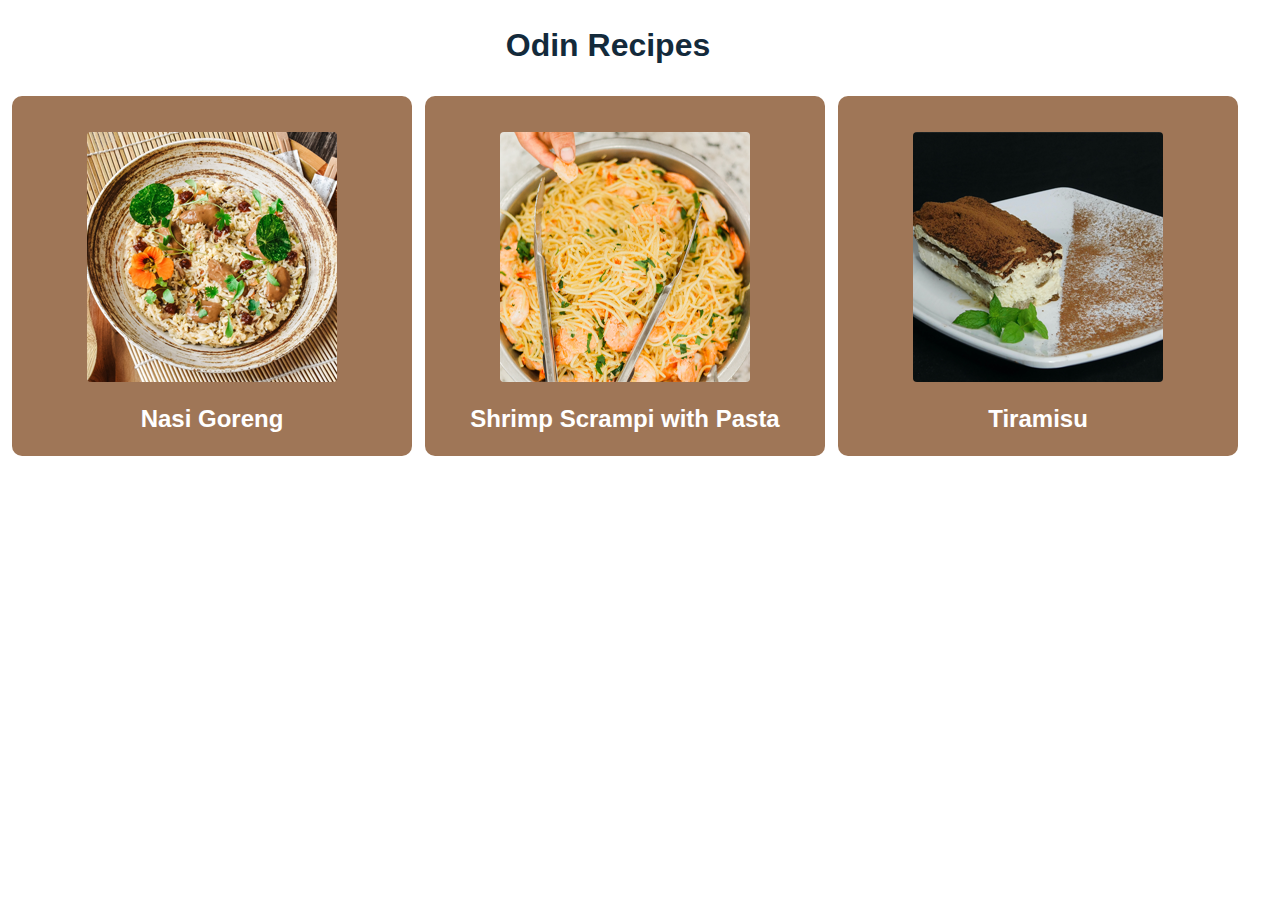
<file: index.html>
<!DOCTYPE html>
<html lang="en">
<head>
    <meta charset="UTF-8">
    <meta name="viewport" content="width=device-width, initial-scale=1.0">
    <title>Recipes</title>

    <link rel="preconnect" href="https://fonts.googleapis.com">
    <link rel="preconnect" href="https://fonts.gstatic.com" crossorigin>
    <link href="https://fonts.googleapis.com/css2?family=Poppins:wght@100;200;300;400;500;900&display=swap" rel="stylesheet">

    <link rel="stylesheet" href="css/index.css">
</head>
<body>
    <h1>Odin Recipes</h1>
    <div class="recipes">
        <div class="card">
            <img src="images/250px-nasi-goreng.png" alt="Nasi Goreng">
            <h2 class="recipe-title"><a href="recipes/nasi-goreng.html">Nasi Goreng</a></h2>
        </div>
        <div class="card">
            <img src="images/250px-shrimp-scrampi.png" alt="Shrimp Scrampi">
            <h2 class="recipe-title"><a href="recipes/shrimp-scampi.html">Shrimp Scrampi with Pasta</a></h2>
        </div>
        <div class="card">
            <img src="images/250px-tiramisu.png" alt="Tiramisu">
            <h2 class="recipe-title"><a href="recipes/tiramisu.html">Tiramisu</a></h2>
        </div>
    </div>
</body>
</html>
</file>
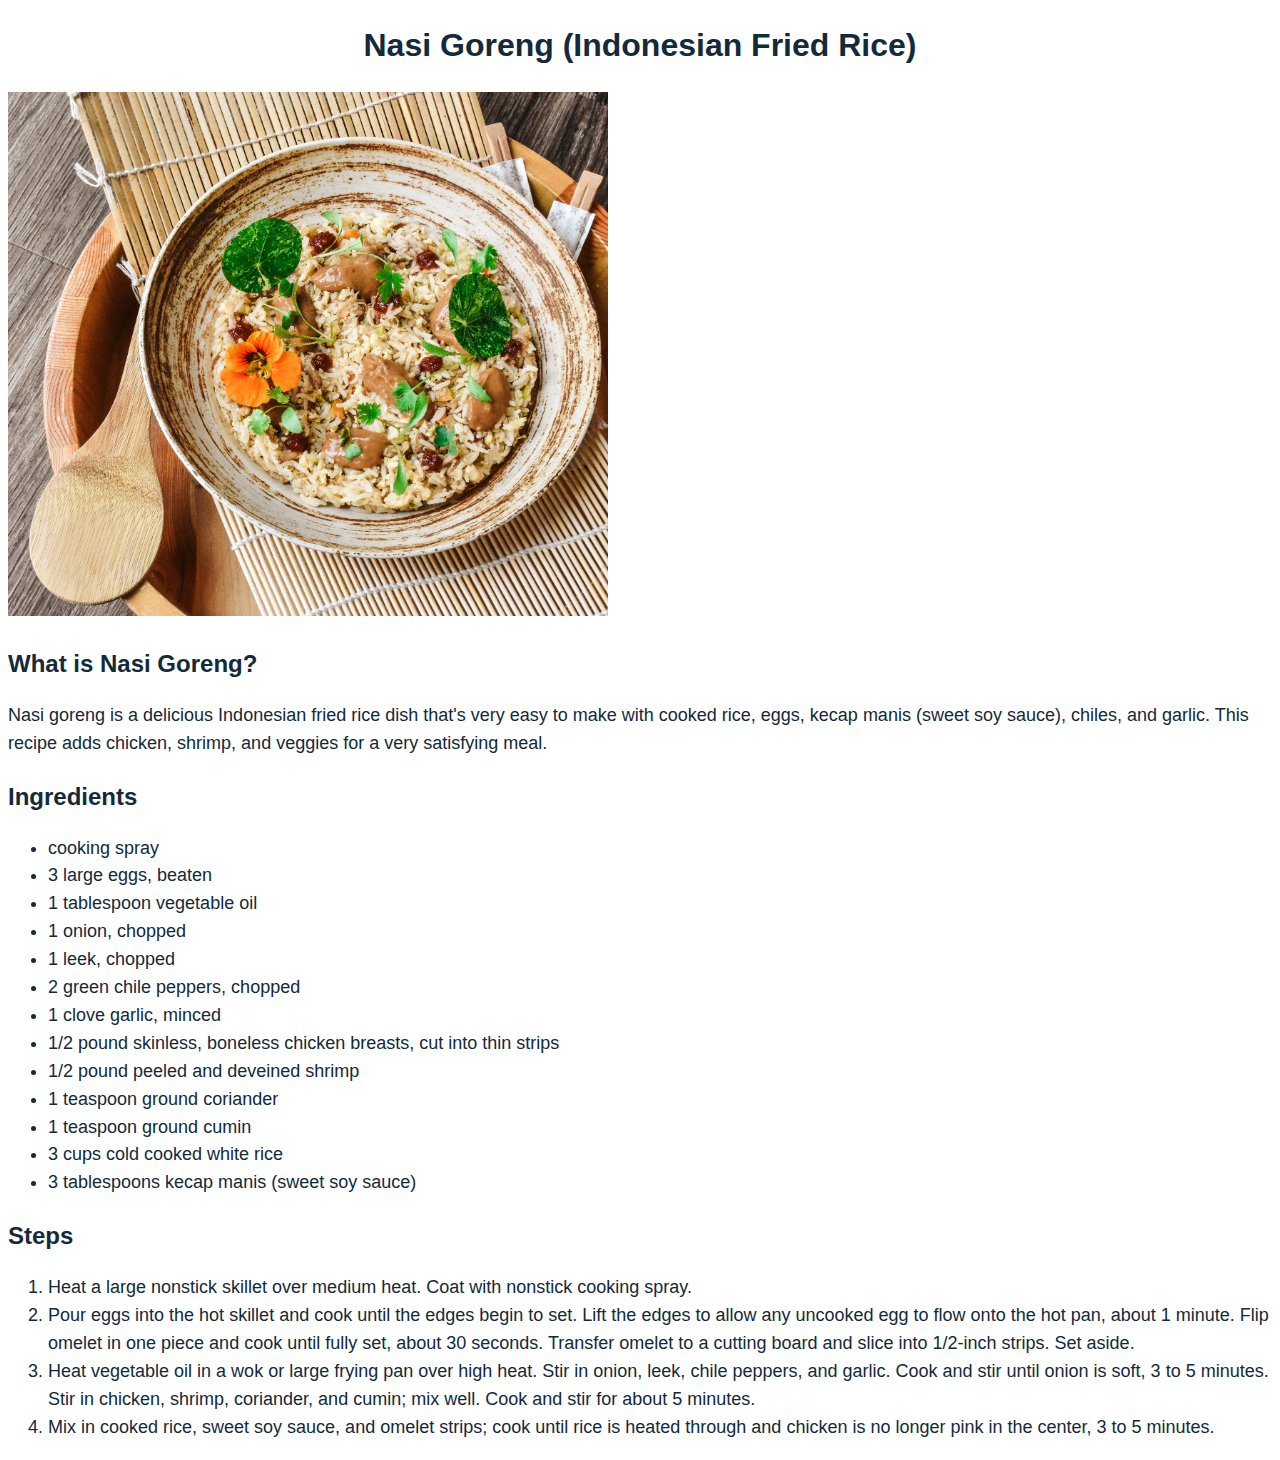
<file: recipes/nasi-goreng.html>
<!DOCTYPE html>
<html lang="en">
<head>
    <meta charset="UTF-8">
    <meta name="viewport" content="width=device-width, initial-scale=1.0">
    <title>Nasi Goreng (Indonesian Fried Rice)</title>

    <link rel="preconnect" href="https://fonts.googleapis.com">
    <link rel="preconnect" href="https://fonts.gstatic.com" crossorigin>
    <link href="https://fonts.googleapis.com/css2?family=Poppins:wght@100;200;300;400;500;900&display=swap" rel="stylesheet">

    <link rel="stylesheet" href="../css/recipe.css">
</head>
<body>
    <h1>Nasi Goreng (Indonesian Fried Rice)</h1>
    <img src="../images/Nasi goreng.jpg" alt="Nasi Goreng">

    <h2>What is Nasi Goreng?</h2>
    <p>Nasi goreng is a delicious Indonesian fried rice dish that's very easy to make with cooked rice, eggs, kecap manis (sweet soy sauce), chiles, and garlic. This recipe adds chicken, shrimp, and veggies for a very satisfying meal.</p>

    <h2>Ingredients</h2>
    <ul class="ingredients">
        <li>cooking spray</li>
        <li>3 large eggs, beaten</li>
        <li>1 tablespoon vegetable oil</li>
        <li>1 onion, chopped</li>
        <li>1 leek, chopped</li>
        <li>2 green chile peppers, chopped</li>
        <li>1 clove garlic, minced</li>
        <li>1/2 pound skinless, boneless chicken breasts, cut into thin strips</li>
        <li>1/2 pound peeled and deveined shrimp</li>
        <li>1 teaspoon ground coriander</li>
        <li>1 teaspoon ground cumin</li>
        <li>3 cups cold cooked white rice</li>
        <li>3 tablespoons kecap manis (sweet soy sauce)</li>
    </ul>

    <h2>Steps</h2>
    <ol class="steps">
        <li>Heat a large nonstick skillet over medium heat. Coat with nonstick cooking spray.</li>
        <li>Pour eggs into the hot skillet and cook until the edges begin to set. Lift the edges to allow any uncooked egg to flow onto the hot pan, about 1 minute. Flip omelet in one piece and cook until fully set, about 30 seconds. Transfer omelet to a cutting board and slice into 1/2-inch strips. Set aside.</li>
        <li>Heat vegetable oil in a wok or large frying pan over high heat. Stir in onion, leek, chile peppers, and garlic. Cook and stir until onion is soft, 3 to 5 minutes. Stir in chicken, shrimp, coriander, and cumin; mix well. Cook and stir for about 5 minutes.</li>
        <li>Mix in cooked rice, sweet soy sauce, and omelet strips; cook until rice is heated through and chicken is no longer pink in the center, 3 to 5 minutes.</li>
    </ol>
</body>
</html>
</file>
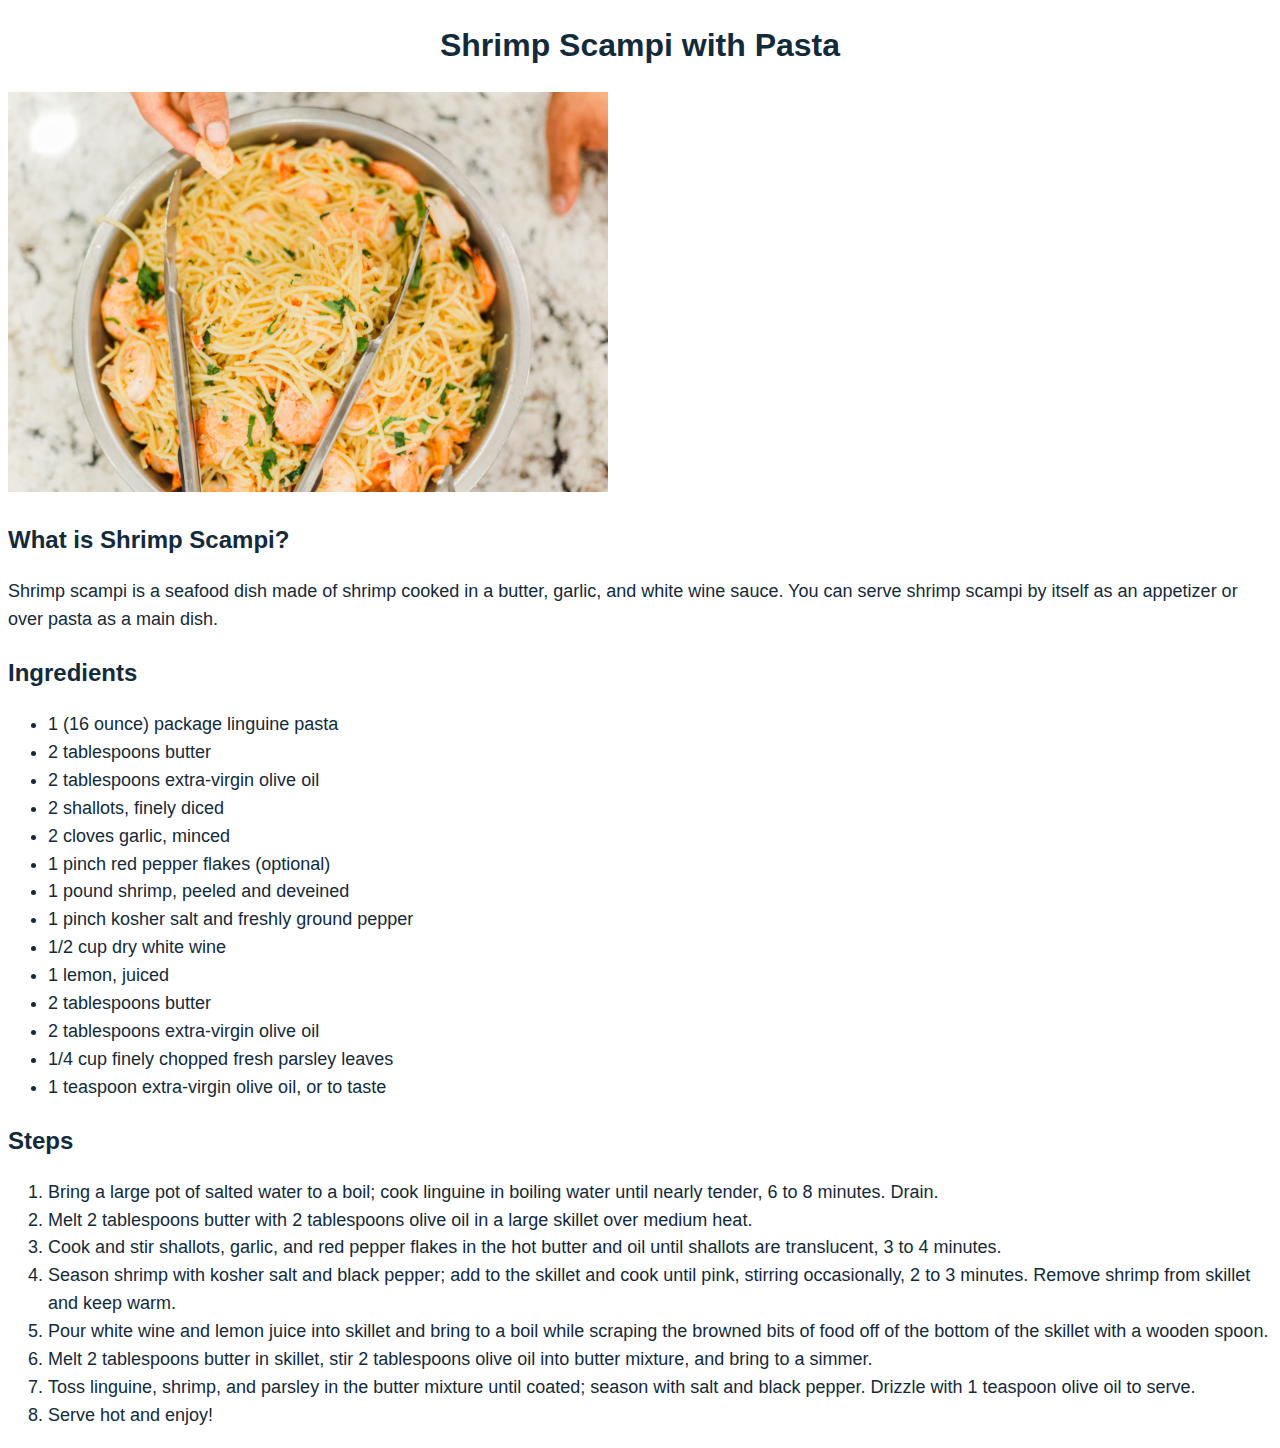
<file: recipes/shrimp-scampi.html>
<!DOCTYPE html>
<html lang="en">
<head>
    <meta charset="UTF-8">
    <meta name="viewport" content="width=device-width, initial-scale=1.0">
    <title>Shrimp Scampi with Pasta</title>

    <link rel="preconnect" href="https://fonts.googleapis.com">
    <link rel="preconnect" href="https://fonts.gstatic.com" crossorigin>
    <link href="https://fonts.googleapis.com/css2?family=Poppins:wght@100;200;300;400;500;900&display=swap" rel="stylesheet">

    <link rel="stylesheet" href="../css/recipe.css">
</head>
<body>
    <h1>Shrimp Scampi with Pasta</h1>
    <img src="../images/Shrimp scrampi pasta.jpg" alt="Shrimp Scampi">

    <h2>What is Shrimp Scampi?</h2>
    <p>Shrimp scampi is a seafood dish made of shrimp cooked in a butter, garlic, and white wine sauce. You can serve shrimp scampi by itself as an appetizer or over pasta as a main dish.</p>

    <h2>Ingredients</h2>
    <ul class="ingredients">
        <li>1 (16 ounce) package linguine pasta</li>
        <li>2 tablespoons butter</li>
        <li>2 tablespoons extra-virgin olive oil</li>
        <li>2 shallots, finely diced</li>
        <li>2 cloves garlic, minced</li>
        <li>1 pinch red pepper flakes (optional)</li>
        <li>1 pound shrimp, peeled and deveined</li>
        <li>1 pinch kosher salt and freshly ground pepper</li>
        <li>1/2 cup dry white wine</li>
        <li>1 lemon, juiced</li>
        <li>2 tablespoons butter</li>
        <li>2 tablespoons extra-virgin olive oil</li>
        <li>1/4 cup finely chopped fresh parsley leaves</li>
        <li>1 teaspoon extra-virgin olive oil, or to taste</li>
    </ul>

    <h2>Steps</h2>
    <ol class="steps">
        <li>Bring a large pot of salted water to a boil; cook linguine in boiling water until nearly tender, 6 to 8 minutes. Drain.</li>
        <li>Melt 2 tablespoons butter with 2 tablespoons olive oil in a large skillet over medium heat.</li>
        <li>Cook and stir shallots, garlic, and red pepper flakes in the hot butter and oil until shallots are translucent, 3 to 4 minutes.</li>
        <li>Season shrimp with kosher salt and black pepper; add to the skillet and cook until pink, stirring occasionally, 2 to 3 minutes. Remove shrimp from skillet and keep warm.</li>
        <li>Pour white wine and lemon juice into skillet and bring to a boil while scraping the browned bits of food off of the bottom of the skillet with a wooden spoon.</li>
        <li>Melt 2 tablespoons butter in skillet, stir 2 tablespoons olive oil into butter mixture, and bring to a simmer.</li>
        <li>Toss linguine, shrimp, and parsley in the butter mixture until coated; season with salt and black pepper. Drizzle with 1 teaspoon olive oil to serve.</li>
        <li>Serve hot and enjoy!</li>
    </ol>
</body>
</html>
</file>
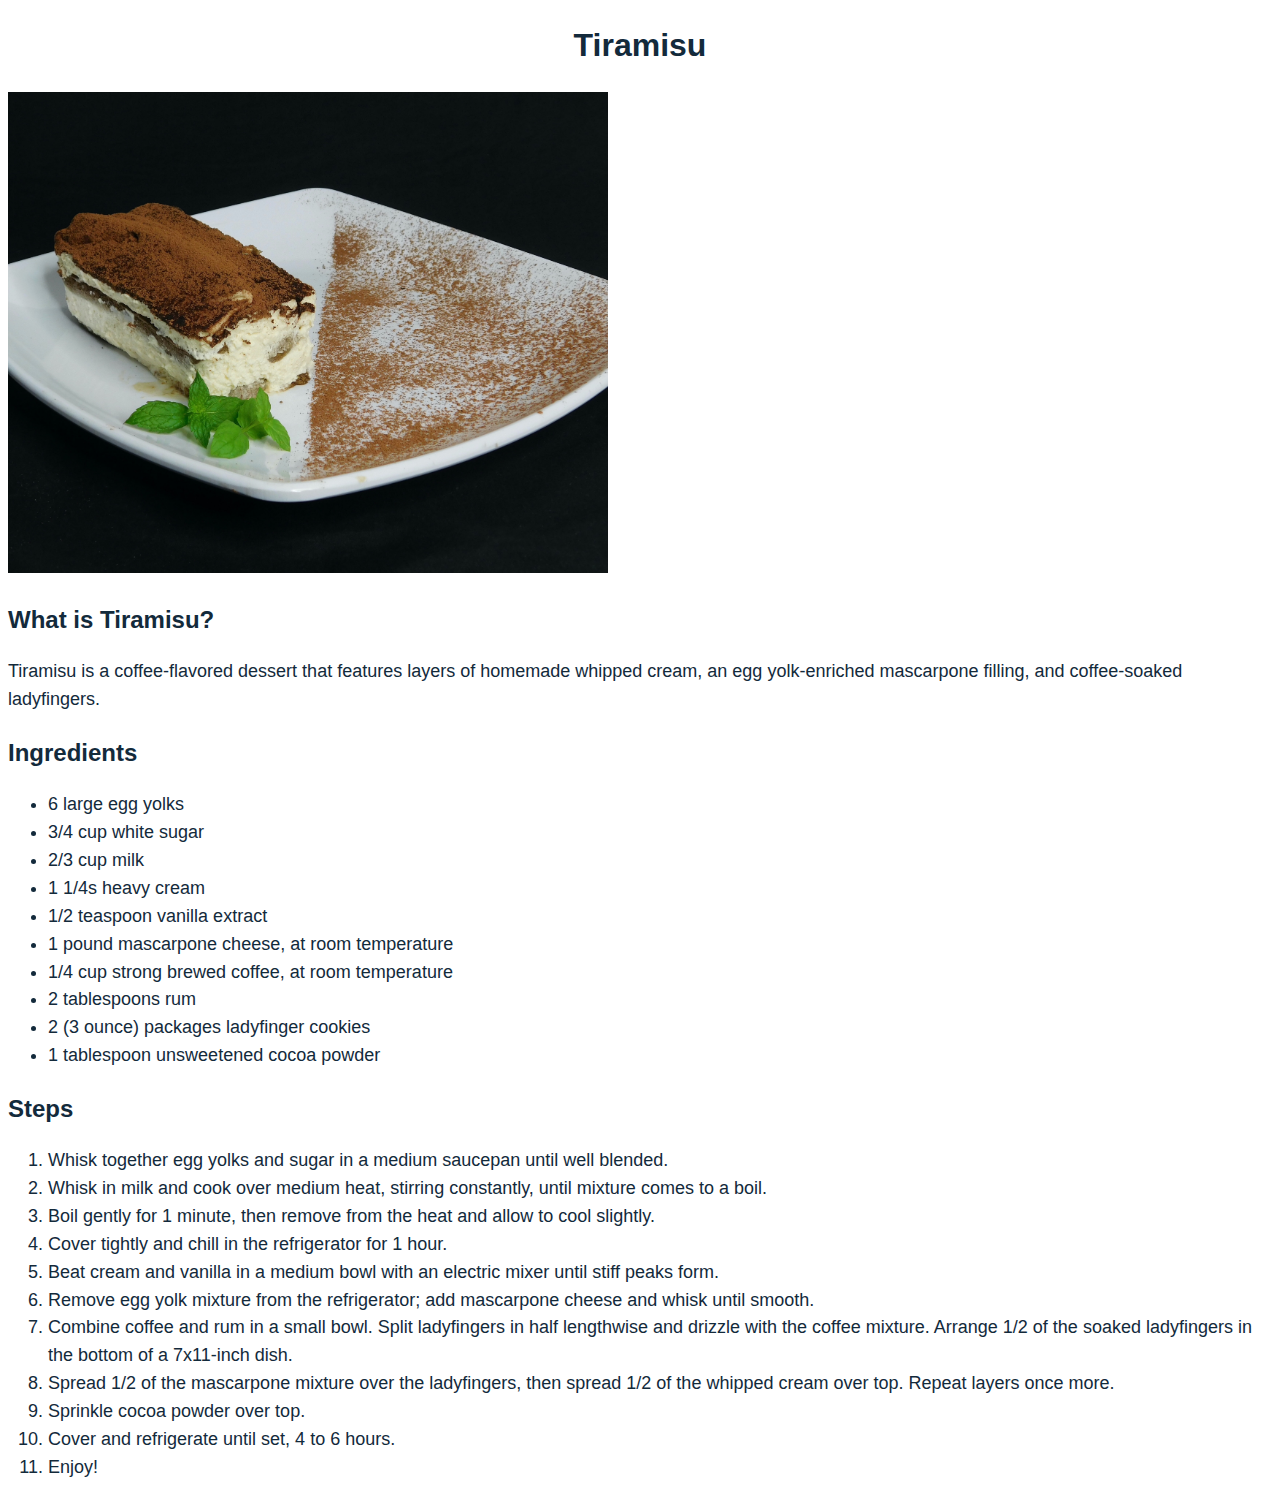
<file: recipes/tiramisu.html>
<!DOCTYPE html>
<html lang="en">
<head>
    <meta charset="UTF-8">
    <meta name="viewport" content="width=device-width, initial-scale=1.0">
    <title>Tiramisu</title>

    <link rel="preconnect" href="https://fonts.googleapis.com">
    <link rel="preconnect" href="https://fonts.gstatic.com" crossorigin>
    <link href="https://fonts.googleapis.com/css2?family=Poppins:wght@100;200;300;400;500;900&display=swap" rel="stylesheet">

    <link rel="stylesheet" href="../css/recipe.css">
</head>
<body>
    <h1>Tiramisu</h1>
    <img src="../images/Tiramisu.jpg" alt="Tiramisu">

    <h2>What is Tiramisu?</h2>
    <p>Tiramisu is a coffee-flavored dessert that features layers of homemade whipped cream, an egg yolk-enriched mascarpone filling, and coffee-soaked ladyfingers.</p>

    <h2>Ingredients</h2>
    <ul class="ingredients">
        <li>6 large egg yolks</li>
        <li>3/4 cup white sugar</li>
        <li>2/3 cup milk</li>
        <li>1 1/4s heavy cream</li>
        <li>1/2 teaspoon vanilla extract</li>
        <li>1 pound mascarpone cheese, at room temperature</li>
        <li>1/4 cup strong brewed coffee, at room temperature</li>
        <li>2 tablespoons rum</li>
        <li>2 (3 ounce) packages ladyfinger cookies</li>
        <li>1 tablespoon unsweetened cocoa powder</li>
    </ul>

    <h2>Steps</h2>
    <ol class="steps">
        <li>Whisk together egg yolks and sugar in a medium saucepan until well blended.</li>
        <li>Whisk in milk and cook over medium heat, stirring constantly, until mixture comes to a boil.</li>
        <li>Boil gently for 1 minute, then remove from the heat and allow to cool slightly.</li>
        <li>Cover tightly and chill in the refrigerator for 1 hour.</li>
        <li>Beat cream and vanilla in a medium bowl with an electric mixer until stiff peaks form.</li>
        <li>Remove egg yolk mixture from the refrigerator; add mascarpone cheese and whisk until smooth.</li>
        <li>Combine coffee and rum in a small bowl. Split ladyfingers in half lengthwise and drizzle with the coffee mixture. Arrange 1/2 of the soaked ladyfingers in the bottom of a 7x11-inch dish.</li>
        <li>Spread 1/2 of the mascarpone mixture over the ladyfingers, then spread 1/2 of the whipped cream over top. Repeat layers once more.</li>
        <li>Sprinkle cocoa powder over top.</li>
        <li>Cover and refrigerate until set, 4 to 6 hours.</li>
        <li>Enjoy!</li>
    </ol>
</body>
</html>
</file>
<file: css/index.css>
* {
    box-sizing: border-box;
}

html {
    font: 18px/1.55 'Montserrat', sans-serif;
    color: rgb(19, 42, 59);
}

/* Typography */
h1 {
    font-size: 32px;
    font-weight: 800;
    text-align: center;
    max-width: 1200px;
}

a {
    text-decoration: none;
    font-weight: 700;
    color: rgb(255, 255, 255);
}

a:hover {
    color: rgb(60, 58, 71);
}

/* Container */
.recipes {
    max-width: 1400px;
    margin: 0 auto;
}

/* Card */
.card {
    width: 400px;
    height: auto;
    padding: 18px;
    background-color: rgb(159, 118, 87);
    display: inline-block;
    margin: 4px;
    border-radius: 10px;
}

.card img {
    max-width: 250px;
    height: auto;
    display: block;
    margin: 18px auto;
    border-radius: 4px;
}

.card h2 {
    text-align: center;
    font-size: 24px;
    margin: 0;
}
</file>
<file: css/recipe.css>
* {
    box-sizing: border-box;
}

html {
    font: 18px/1.55 'Montserrat', sans-serif;
    color: rgb(19, 42, 59);
}

/* Typography */
h1 {
    font-size: 32px;
    font-weight: 800;
    text-align: center;
}

h2 {
    font-size: 24px;
    font-weight: 600;
}

/* Image */
img {
    width: 600px;
    height: auto;
}
</file>
